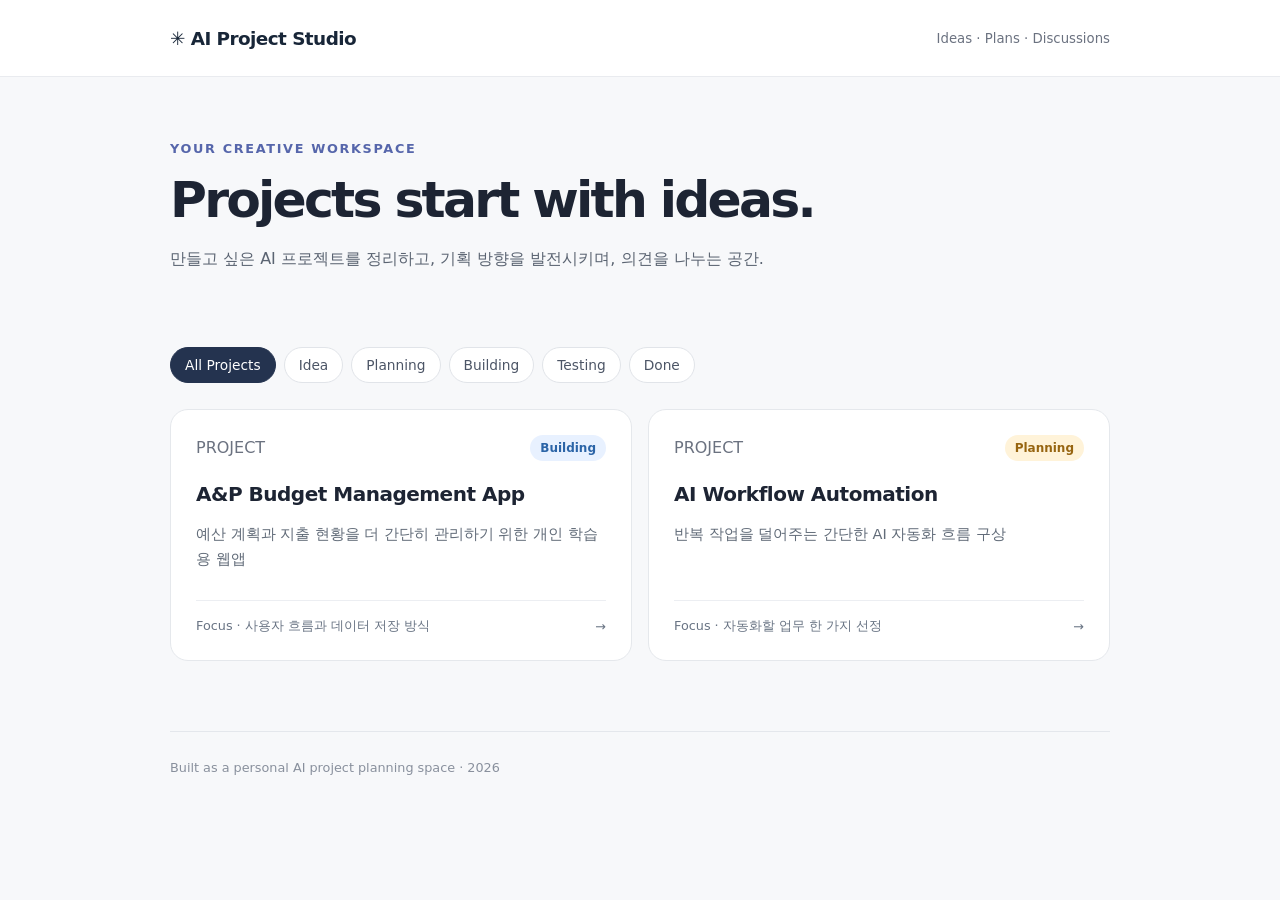
<file: index.html>
<!doctype html>
<html lang="ko">
<head>
  <meta charset="utf-8">
  <meta name="viewport" content="width=device-width, initial-scale=1">
  <meta name="description" content="AI Project Studio — 아이디어, 기획, 그리고 함께하는 토론">
  <title>AI Project Studio</title>
  <link rel="stylesheet" href="style.css">
</head>
<body>
  <header class="site-header"><div class="shell header-content"><a href="index.html" class="brand">✳ AI Project Studio</a><span class="header-note">Ideas · Plans · Discussions</span></div></header>
  <main class="shell" id="app"></main>
  <footer class="shell footer">Built as a personal AI project planning space · <span id="year"></span></footer>
  <script src="app.js" defer></script>
</body>
</html>
</file>
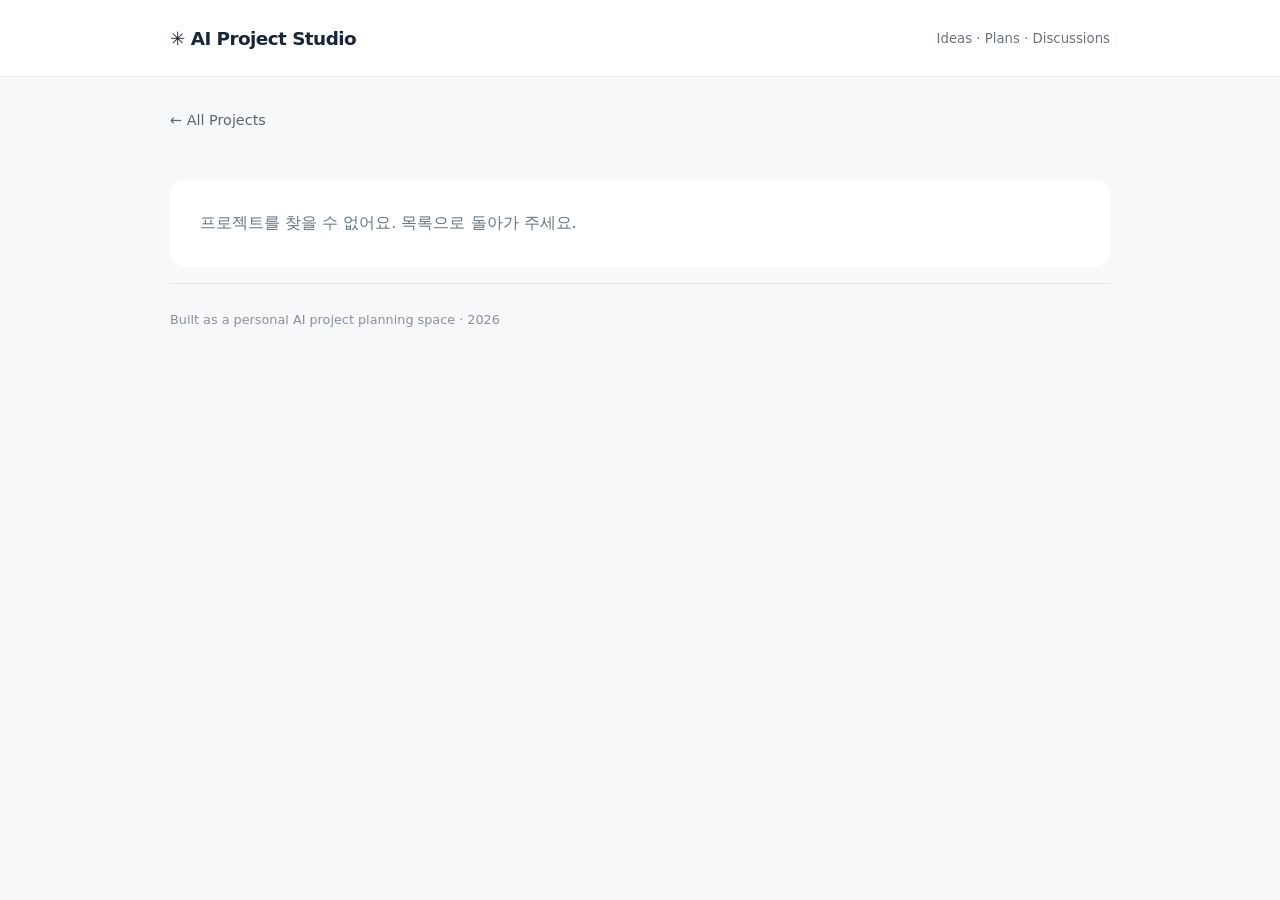
<file: project.html>
<!doctype html>
<html lang="ko">
<head>
  <meta charset="utf-8"><meta name="viewport" content="width=device-width, initial-scale=1">
  <title>Project · AI Project Studio</title><link rel="stylesheet" href="style.css">
</head>
<body>
  <header class="site-header"><div class="shell header-content"><a href="index.html" class="brand">✳ AI Project Studio</a><span class="header-note">Ideas · Plans · Discussions</span></div></header>
  <main class="shell" id="app"></main>
  <footer class="shell footer">Built as a personal AI project planning space · <span id="year"></span></footer>
  <script src="app.js" defer></script>
</body>
</html>
</file>
<file: style.css>
:root{font-family:Inter,ui-sans-serif,system-ui,-apple-system,BlinkMacSystemFont,"Segoe UI",sans-serif;color:#1d2433;background:#f7f8fa}*{box-sizing:border-box}body{margin:0;min-height:100vh}.shell{width:min(100% - 36px,940px);margin-inline:auto}.site-header{background:#fff;border-bottom:1px solid #e9ebef}.header-content{min-height:76px;display:flex;justify-content:space-between;align-items:center;gap:16px}.brand{font-weight:800;text-decoration:none;color:#182638;letter-spacing:-.03em;font-size:1.15rem}.header-note,.muted{color:#6b7280}.header-note{font-size:.83rem}.intro{padding:64px 0 32px}.eyebrow{font-size:.8rem;color:#5666ab;font-weight:700;text-transform:uppercase;letter-spacing:.13em}h1{font-size:clamp(2rem,4vw,3.15rem);line-height:1.15;letter-spacing:-.055em;margin:15px 0}h2{font-size:1.25rem;letter-spacing:-.025em}p{line-height:1.75}.intro p{max-width:660px;color:#5b6472}.filters{display:flex;flex-wrap:wrap;gap:8px;margin:26px 0}.filter{border:1px solid #e1e4e9;background:#fff;border-radius:999px;padding:9px 14px;color:#4c5566;cursor:pointer;font:inherit;font-size:.86rem}.filter.active{background:#24334f;color:white;border-color:#24334f}.project-grid{display:grid;grid-template-columns:repeat(auto-fit,minmax(260px,1fr));gap:16px;margin-bottom:70px}.project-card{border:1px solid #e5e8ec;background:#fff;border-radius:18px;padding:25px;display:block;text-decoration:none;color:inherit;transition:box-shadow .2s,transform .2s}.project-card:hover,.project-card:focus-visible{transform:translateY(-3px);box-shadow:0 10px 34px #1d24331a}.card-top{display:flex;justify-content:space-between;gap:12px;align-items:center}.project-card h2{margin:21px 0 5px}.project-card p{font-size:.91rem;color:#626c79;min-height:52px}.meta{display:flex;align-items:center;justify-content:space-between;border-top:1px solid #eceef2;padding-top:17px;margin-top:27px;gap:10px;font-size:.8rem;color:#697484}.badge{display:inline-block;padding:6px 10px;border-radius:999px;background:#eff2f7;color:#4a5566;font-size:.75rem;font-weight:700}.badge.idea{background:#f2f2f4;color:#5c6470}.badge.planning{background:#fff3d9;color:#976511}.badge.building{background:#e8f1ff;color:#2b64a7}.badge.testing{background:#f2eafe;color:#7a51af}.badge.done{background:#e6f7ee;color:#237951}.back{display:inline-block;margin:35px 0;color:#5b6575;text-decoration:none;font-size:.9rem}.detail-head{padding:10px 0 35px;border-bottom:1px solid #e3e6eb}.detail-head h1{margin:16px 0}.detail-head p{color:#5b6472;max-width:720px}.detail-body{max-width:770px;padding:20px 0 60px}.content-section{padding:18px 0;border-bottom:1px solid #e5e7eb}.content-section h2{margin:9px 0 15px}.content-section ul{padding-left:21px;line-height:1.9}.content-section li{padding-left:3px}.note{border:1px solid #e6e9ef;background:white;padding:18px 20px;border-radius:14px;margin:14px 0}.note strong{display:block;margin-bottom:7px}.resource-link{color:#3e65ad;overflow-wrap:anywhere}.empty{padding:30px;color:#697484;background:#fff;border-radius:16px}.discussion-note{background:#edf2ff;border-radius:12px;padding:15px 19px;color:#465b82}.footer{border-top:1px solid #e4e7ec;padding:28px 0 45px;font-size:.8rem;color:#89909d}@media(max-width:600px){.header-note{display:none}.intro{padding-top:38px}.project-grid{grid-template-columns:1fr}.shell{width:min(100% - 30px,940px)}}
</file>
